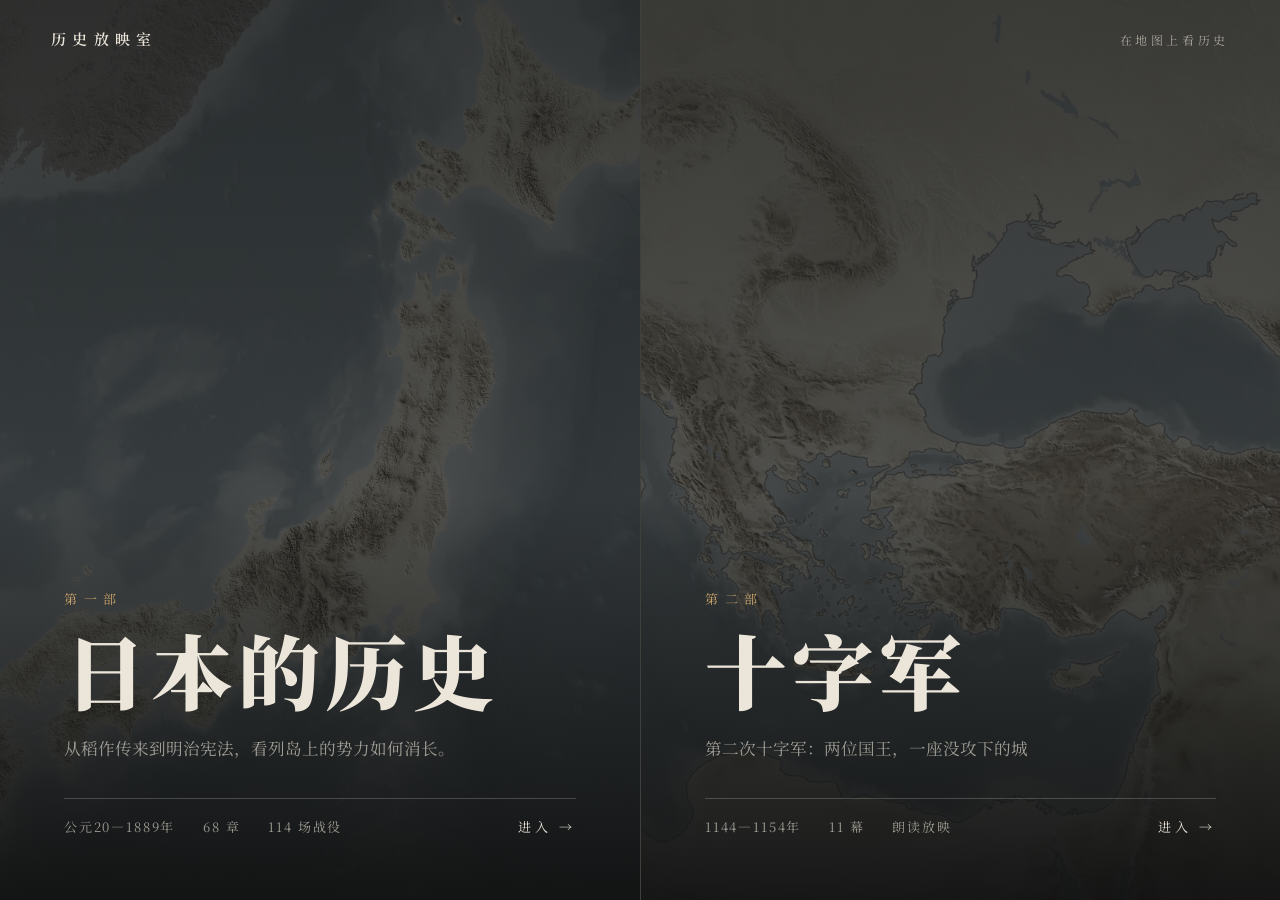
<file: index.html>
<!doctype html>
<html lang="zh-CN">
<head>
<meta charset="utf-8">
<meta name="viewport" content="width=device-width,initial-scale=1">
<title>历史放映室</title>
<meta name="description" content="在地图上看历史：日本的历史，十字军。">
<link rel="preconnect" href="https://fonts.googleapis.com">
<link rel="preconnect" href="https://fonts.gstatic.com" crossorigin>
<link rel="stylesheet" href="https://fonts.googleapis.com/css2?family=Noto+Serif+SC:wght@400;600;900&display=swap">
<style>
:root{--ink:#0e0f0f;--paper:#ece6da;--dim:rgba(236,230,218,.62);--line:rgba(236,230,218,.22);--accent:#c9a46a}
*{box-sizing:border-box;margin:0}
html,body{height:100%}
body{background:var(--ink);color:var(--paper);font-family:"Noto Serif SC","Songti SC","SimSun",serif;-webkit-font-smoothing:antialiased}
a{color:inherit;text-decoration:none}
.top{position:fixed;inset:0 0 auto;z-index:3;display:flex;justify-content:space-between;align-items:baseline;padding:28px clamp(20px,4vw,56px);pointer-events:none}
.brand{font-weight:600;font-size:15px;letter-spacing:.42em}
.top small{font-size:12px;letter-spacing:.3em;color:var(--dim)}
main{display:grid;grid-template-columns:1fr 1fr;min-height:100vh;min-height:100svh}
.entry{position:relative;overflow:hidden;display:flex;flex-direction:column;justify-content:flex-end;padding:clamp(28px,5vw,72px);isolation:isolate}
.entry+.entry{border-left:1px solid var(--line)}
.entry img{position:absolute;inset:0;width:100%;height:100%;object-fit:cover;z-index:-2;filter:grayscale(.55) brightness(.5) contrast(1.05);transform:scale(1.04);transition:filter 1.2s ease,transform 2.4s cubic-bezier(.2,.7,.2,1)}
.entry::after{content:"";position:absolute;inset:0;z-index:-1;background:linear-gradient(to top,rgba(14,15,15,.92) 0%,rgba(14,15,15,.35) 45%,rgba(14,15,15,.55) 100%)}
.entry:hover img,.entry:focus-visible img{filter:grayscale(0) brightness(.72) contrast(1.05);transform:scale(1)}
.entry:focus-visible{outline:1px solid var(--accent);outline-offset:-12px}
.num{font-size:13px;letter-spacing:.5em;color:var(--accent)}
h2{font-weight:900;font-size:clamp(44px,6.4vw,92px);line-height:1.05;letter-spacing:.06em;margin:18px 0 22px}
.sub{font-size:clamp(15px,1.3vw,18px);line-height:1.8;max-width:26em;color:var(--dim)}
.meta{display:flex;flex-wrap:wrap;gap:0 28px;margin-top:34px;padding-top:18px;border-top:1px solid var(--line);font-size:13px;letter-spacing:.14em;color:var(--dim)}
.go{margin-left:auto;color:var(--paper);letter-spacing:.3em;transition:letter-spacing .6s ease,color .6s ease}
.go::after{content:" →"}
.entry:hover .go{letter-spacing:.42em;color:var(--accent)}
@media (max-width:760px){
  main{grid-template-columns:1fr}
  .entry{min-height:68svh;padding:28px 20px 32px}
  .entry+.entry{border-left:0;border-top:1px solid var(--line)}
  .entry:first-child{padding-top:88px}
  .top{position:absolute;padding:24px 20px}
  .meta{gap:4px 20px}
  .go{margin-left:0;flex-basis:100%;margin-top:14px}
}
@media (prefers-reduced-motion:reduce){.entry img,.go{transition:none}}
</style>
</head>
<body>
<header class="top"><span class="brand">历史放映室</span><small>在地图上看历史</small></header>
<main>
  <a class="entry" href="japan-power-map.html">
    <img src="covers/japan.webp" alt="" style="object-position:62% 60%">
    <span class="num">第一部</span>
    <h2>日本的历史</h2>
    <p class="sub">从稻作传来到明治宪法，看列岛上的势力如何消长。</p>
    <div class="meta"><span>公元20—1889年</span><span>68 章</span><span>114 场战役</span><span class="go">进入</span></div>
  </a>
  <a class="entry" href="crusades.html">
    <img src="covers/crusades.webp" alt="" style="object-position:60% 70%">
    <span class="num">第二部</span>
    <h2>十字军</h2>
    <p class="sub">第二次十字军：两位国王，一座没攻下的城</p>
    <div class="meta"><span>1144—1154年</span><span>11 幕</span><span>朗读放映</span><span class="go">进入</span></div>
  </a>
</main>
</body>
</html>
</file>
